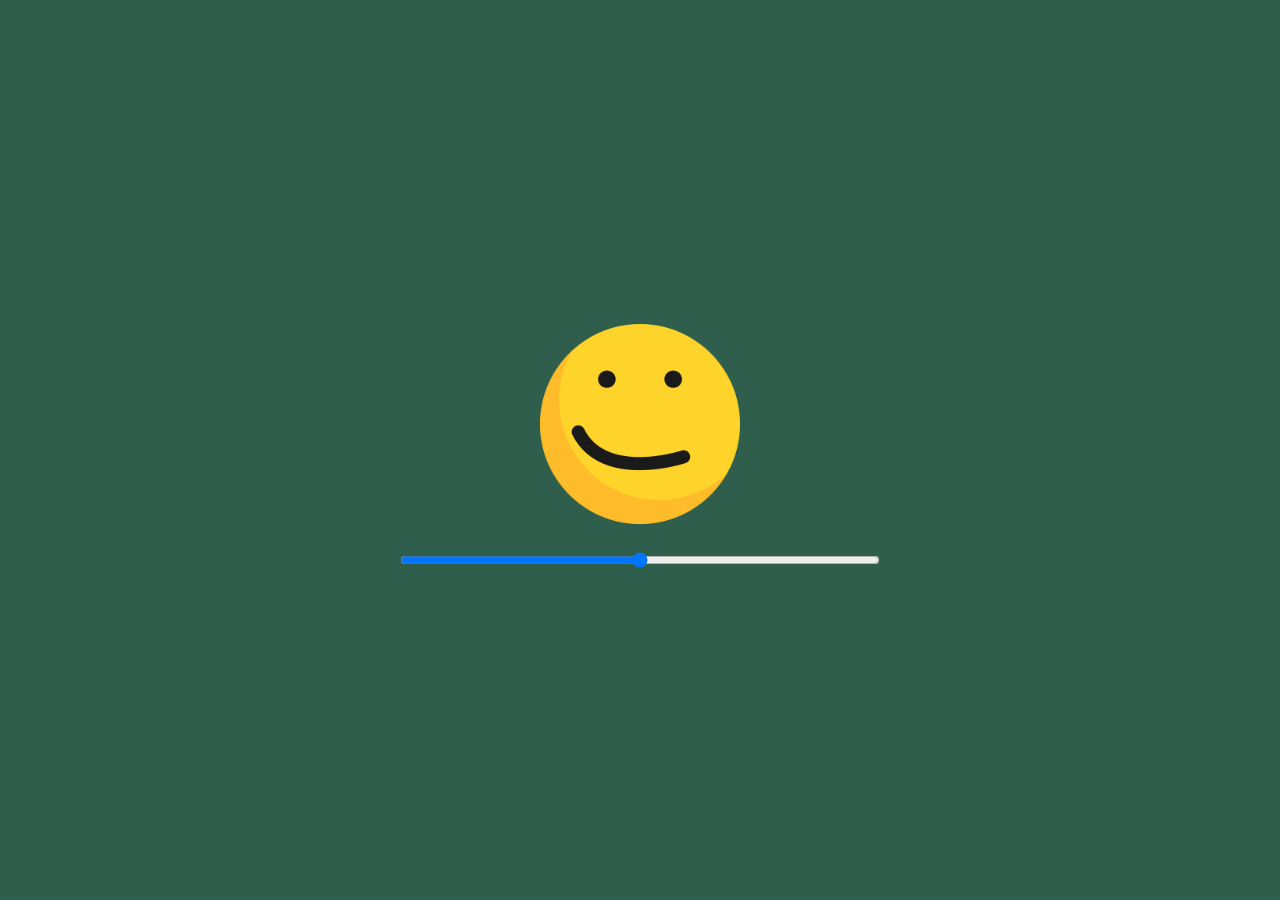
<file: 003_hangulat/index.html>
<!DOCTYPE html>
<html lang="hu">
<head>
    <meta charset="UTF-8">
    <meta name="viewport" content="width=device-width, initial-scale=1.0">
    <title>Hangulat</title>
    <link rel="stylesheet" href="style.css">
    <link rel="shortcut icon" href="./img/face.ico" type="image/x-icon">
</head>
<body>
    <div class="container">
        <img src="./img/4.png" alt="hangulat" title="hangulat" id="kep">
        <input type="range" min="0" max="6" step="1" id="csuszka">
    </div>

    <script src="./script.js"></script>
</body>
</html>
</file>
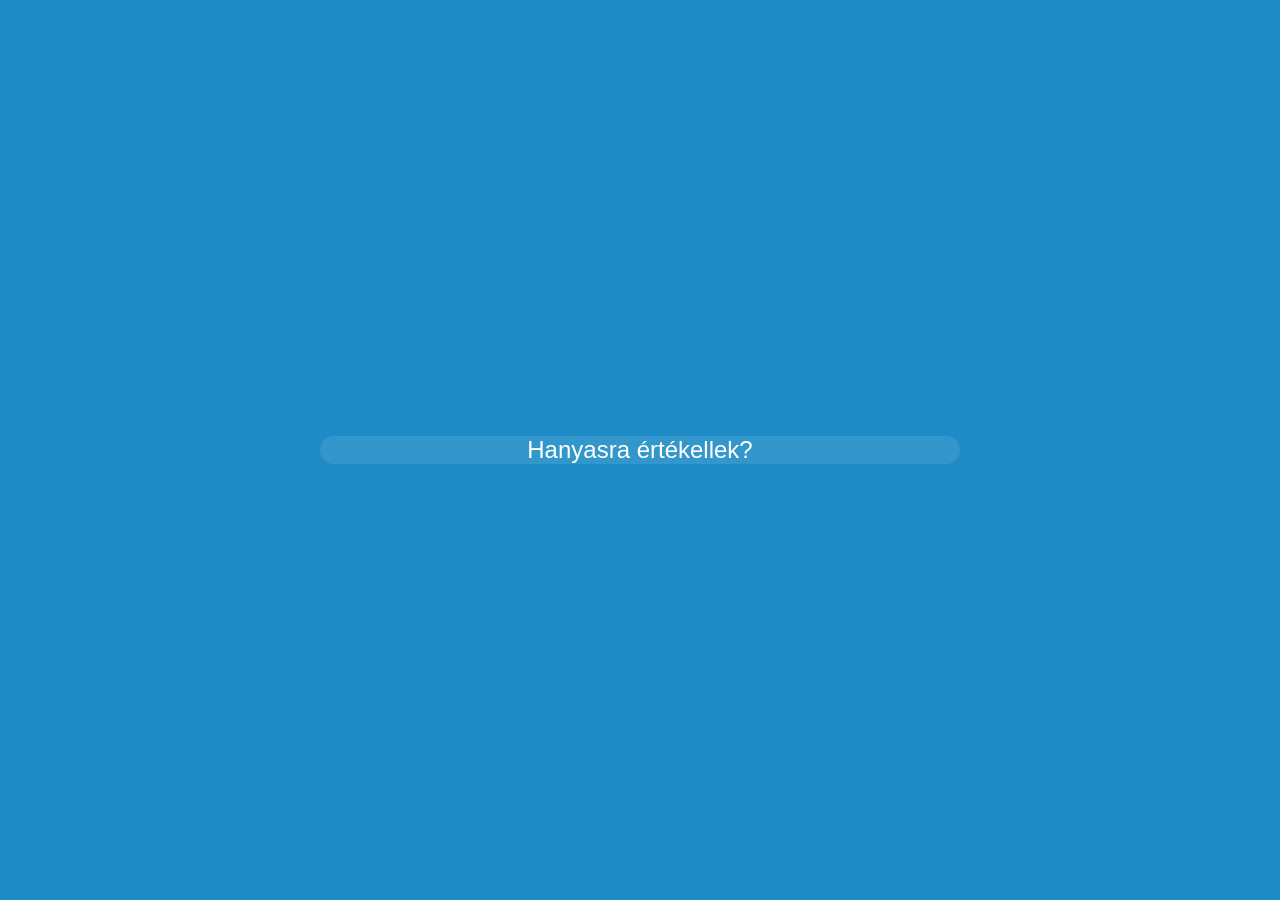
<file: 004_mouseover_event/index.html>
<!DOCTYPE html>
<html lang="hu">

<head>
    <meta charset="UTF-8">
    <meta name="viewport" content="width=device-width, initial-scale=1.0">
    <title>Mouseover - Mouseout events</title>
    <link rel="stylesheet" href="./style.css">
    <link rel="shortcut icon" href="./img/kep.jpg" type="image/x-icon">
</head>

<body>
    <div id="demo">
        <p>Hanyasra értékellek?</p>
    </div>

    <script src="./script.js"></script>
</body>

</html>
</file>
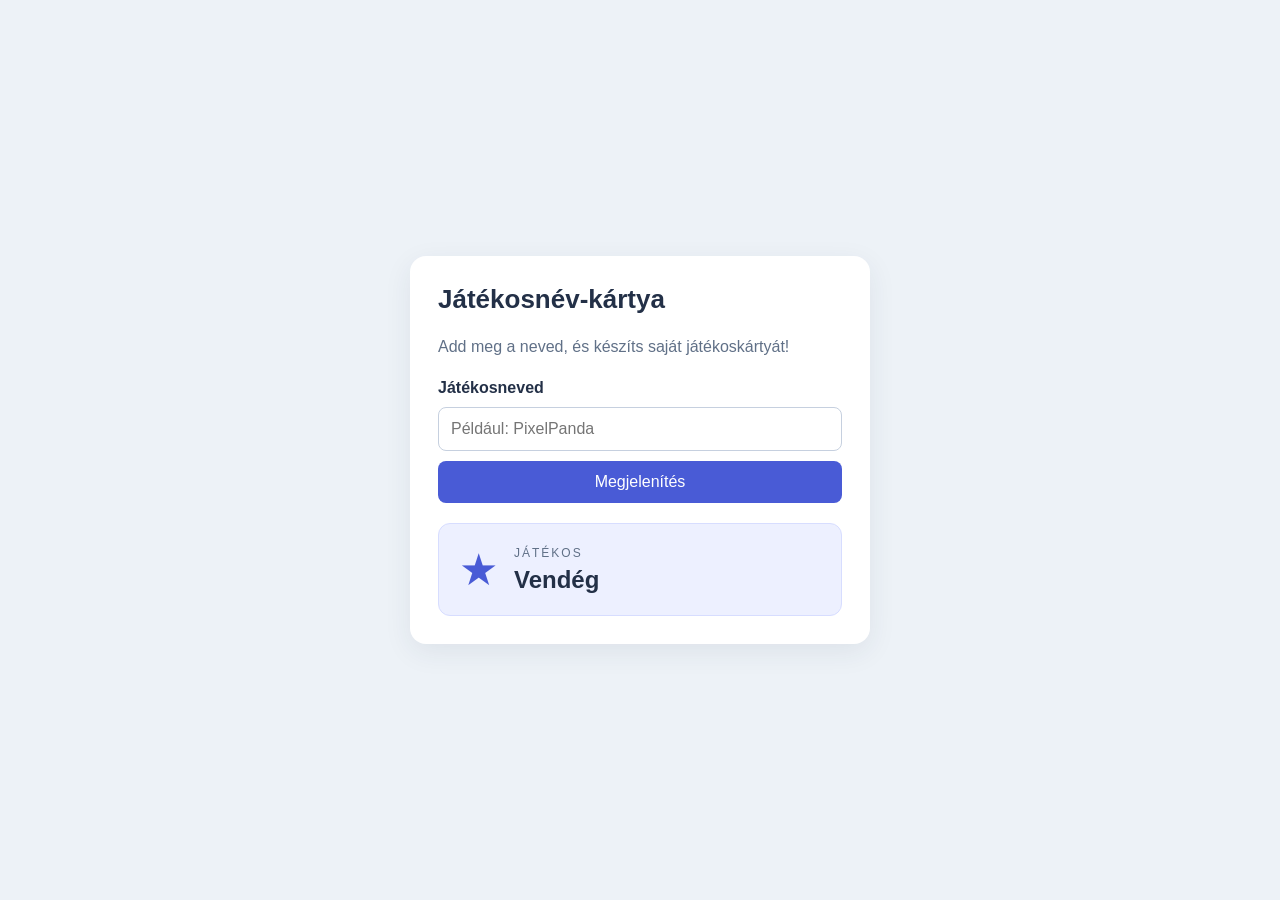
<file: 005_jatekosnev/index.html>
<!DOCTYPE html>
<html lang="hu">
<head>
    <meta charset="UTF-8">
    <meta name="viewport" content="width=device-width, initial-scale=1.0">
    <title>Játékosnév-kártya</title>
    <link rel="stylesheet" href="style.css">
</head>
<body>
    <main class="container">
        <h1>Játékosnév-kártya</h1>
        <p>Add meg a neved, és készíts saját játékoskártyát!</p>

        <div class="beallitasok">
            <label for="nev">Játékosneved</label>
            <input type="text" id="nev" placeholder="Például: PixelPanda" maxlength="20">
            <button type="button" id="gomb">Megjelenítés</button>
        </div>

        <div class="kartya">
            <span class="ikon" aria-hidden="true">★</span>
            <div>
                <p class="felirat">JÁTÉKOS</p>
                <h2 id="jatekosnev">Vendég</h2>
            </div>
        </div>
    </main>
    <script src="script.js"></script>
</body>
</html>
</file>
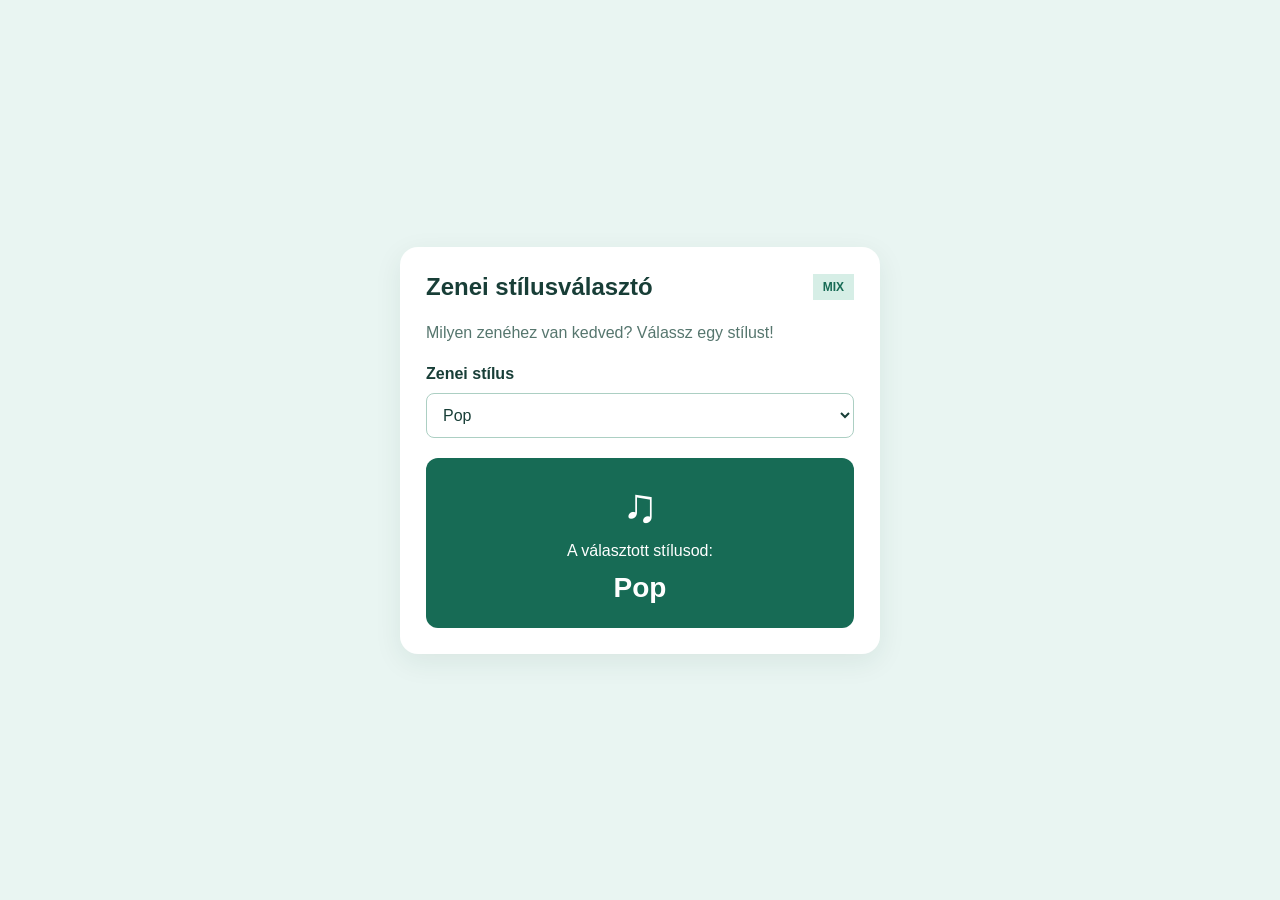
<file: 006_zenevalaszto/index.html>
<!DOCTYPE html>
<html lang="hu">
<head>
    <meta charset="UTF-8">
    <meta name="viewport" content="width=device-width, initial-scale=1.0">
    <title>Zenei stílusválasztó</title>
    <link rel="stylesheet" href="style.css">
</head>
<body>
    <main class="container">
        <header class="fejlec">
            <h1>Zenei stílusválasztó</h1>
            <span class="jelveny">MIX</span>
        </header>

        <p class="leiras">Milyen zenéhez van kedved? Válassz egy stílust!</p>

        <div class="beallitasok">
            <label for="stilus">Zenei stílus</label>
            <select id="stilus">
                <option value="Pop" selected>Pop</option>
                <option value="Rock">Rock</option>
                <option value="Jazz">Jazz</option>
                <option value="Elektronikus">Elektronikus</option>
                <option value="Klasszikus">Klasszikus</option>
            </select>
        </div>

        <section class="kartya">
            <span class="ikon" aria-hidden="true">♫</span>
            <p>A választott stílusod:</p>
            <h2 id="valasztott">Pop</h2>
        </section>
    </main>
    <script src="script.js"></script>
</body>
</html>
</file>
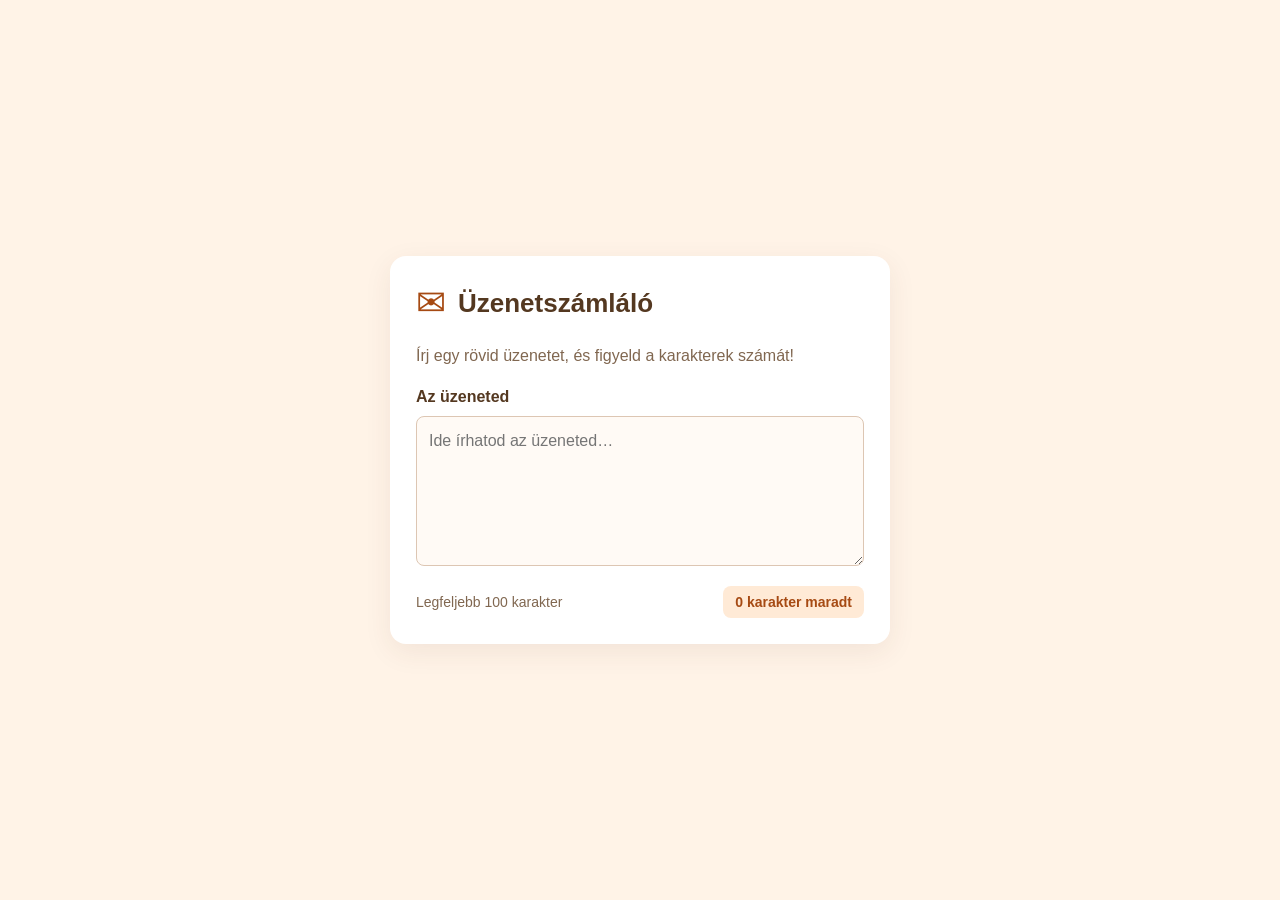
<file: 007_uzenetszamlalo/index.html>
<!DOCTYPE html>
<html lang="hu">
<head>
    <meta charset="UTF-8">
    <meta name="viewport" content="width=device-width, initial-scale=1.0">
    <title>Üzenetszámláló</title>
    <link rel="stylesheet" href="style.css">
</head>
<body>
    <main class="container">
        <header class="fejlec">
            <span class="ikon" aria-hidden="true">✉</span>
            <h1>Üzenetszámláló</h1>
        </header>

        <p class="leiras">Írj egy rövid üzenetet, és figyeld a karakterek számát!</p>

        <div class="szerkeszto">
            <label for="uzenet">Az üzeneted</label>
            <textarea id="uzenet" maxlength="100" placeholder="Ide írhatod az üzeneted…"></textarea>
        </div>

        <div class="info">
            <p>Legfeljebb 100 karakter</p>
            <p class="szamlalo"><span id="darab">0</span> / 100</p>
        </div>
    </main>
    <script src="script.js"></script>
</body>
</html>
</file>
<file: 003_hangulat/style.css>
* {
    margin: 0;
    padding: 0;
    box-sizing: border-box;
}

html {
    font-size: 16px;
}

body {
    /* border: 3px solid red; */
    background: #2F5E4D;
    min-height: 100vh;
    /* viewport height = amit látunk a böngésző képernyőjén teljes magasság */
    display: flex;
    justify-content: center;
    align-items: center;
}

.container {
    width: 75%;
    /* border: 2px solid red; */
    display: flex;
    flex-direction: column;
    justify-content: center;
    align-items: center;
    gap: 1.25rem; 
    /* a html elem font-size tulajdonság arányaihoz számol, jelen esetben 20px */
}

.container > img {
    height: 200px;
}

.container > input {
    width: 50%;
    height: 2rem;
    background: #CCCCCC;
    border-radius: 5rem;
    color: #FFFFFF;
}
</file>
<file: 004_mouseover_event/style.css>
* {
    margin: 0;
    padding: 0;
    box-sizing: border-box;
}

html {
    font-size: 16px;
}

body {
    font-family: Arial, Helvetica, sans-serif;
    background: #1D8BC5;
    color: white;
    font-size: 1.5rem;
    /* border: 5px solid red; */
    display: flex;
    justify-content: center;
    align-items: center;
    min-height: 100vh;
    user-select: none;
}

#demo {
    /* border: 2px solid purple; */
    width: 50%;
    height: 50%;
    display: flex;
    justify-content: center;
    align-content: center;
    background: #FFFFFF1A;
    border-radius: 1rem;
    overflow: hidden;
    cursor: pointer;
}

#demo > img {
    max-height: 80%;
    max-width: 80%;
    border-radius: 0.75rem;
    border: 1px solid black;
    object-fit: contain;
}
</file>
<file: 005_jatekosnev/style.css>
* {
    margin: 0;
    padding: 0;
    box-sizing: border-box;
}

body {
    font-family: Arial, Helvetica, sans-serif;
    background: #edf2f7;
    color: #233047;
    min-height: 100vh;
    padding: 20px;
    /* FELADAT: A fő doboz középre igazítása flexszel. */
    display: flex;
    justify-content: center;
    align-items: center;
}

.container {
    width: 100%;
    max-width: 460px;
    padding: 28px;
    background: white;
    box-shadow: 0 8px 28px #23304714;
    /* FELADAT: Függőleges flex elrendezés, 20px térköz. */
    /* FELADAT: 16px-es sarokkerekítés. */
    display: flex;
    flex-direction: column;
    gap: 20px;
    border-radius: 16px;
}

h1 {
    font-size: 26px;
}

.container > p {
    color: #607087;
    line-height: 1.5;
}

.beallitasok {
    /* FELADAT: Függőleges flex elrendezés, 10px térköz. */
    display: flex;
    flex-direction: column;
    gap: 10px;
}

label {
    font-weight: bold;
}

input {
    width: 100%;
    min-width: 0;
    padding: 12px;
    border: 1px solid #c6d0df;
    border-radius: 8px;
    font: inherit;
}

button {
    padding: 12px 18px;
    border: none;
    border-radius: 8px;
    background: #495bd6;
    color: white;
    font: inherit;
    /* FELADAT: Mutató kéz alakú egérkurzor. */
    cursor: pointer;
}

.kartya {
    background: #edf0ff;
    border: 1px solid #d7ddff;
    border-radius: 12px;
    padding: 20px;
    /* FELADAT: Vízszintes flex elrendezés, függőleges középre igazítás, 16px térköz. */
    display: flex;
    align-items: center;
    gap: 16px;
}

.ikon {
    color: #495bd6;
    font-size: 44px;
}

.felirat {
    color: #607087;
    font-size: 12px;
    letter-spacing: 2px;
    margin-bottom: 6px;
}

#jatekosnev {
    font-size: 24px;
    overflow-wrap: anywhere;
}

.kartya > div {
    min-width: 0;
}
</file>
<file: 006_zenevalaszto/style.css>
* {
    margin: 0;
    padding: 0;
    box-sizing: border-box;
}

body {
    font-family: Arial, Helvetica, sans-serif;
    background: #e9f5f2;
    color: #183e37;
    min-height: 100vh;
    padding: 20px;
    /* FELADAT: Flexszel igazítsd középre a fő dobozt mindkét irányban! */
    display: flex;
    justify-content: center;
    align-items: center;
}

.container {
    width: 100%;
    max-width: 480px;
    padding: 26px;
    background: white;
    border-radius: 18px;
    box-shadow: 0 8px 28px #183e3714;
    /* FELADAT: Függőleges flex elrendezés, 20px térközzel. */
    display: flex;
    flex-direction: column;
    gap: 20px;
}

.fejlec {
    /* FELADAT: Vízszintes flex elrendezés, függőleges középre igazítás.
       A cím balra, a MIX jelvény jobbra kerüljön, a köztük maradó
       szabad helyet oszd el! */
    display: flex;
    justify-content: space-between;
    align-items: center;
}

h1 {
    font-size: 24px;
}

.jelveny {
    padding: 6px 10px;
    background: #d6eee6;
    color: #176b55;
    font-size: 12px;
    font-weight: bold;
    margin-left: 12px;
}

.leiras {
    color: #56766e;
    line-height: 1.5;
}

.beallitasok {
    /* FELADAT: Függőleges flex elrendezés, 10px térközzel. */
    display: flex;
    flex-direction: column;
    gap: 10px;
}

label {
    font-weight: bold;
}

select {
    width: 100%;
    padding: 12px;
    border: 1px solid #accfc3;
    border-radius: 8px;
    background: white;
    color: #183e37;
    font: inherit;
    /* FELADAT: Mutató kéz alakú egérkurzor. */
    cursor: pointer;
}

.kartya {
    background: #176b55;
    color: white;
    padding: 24px;
    text-align: center;
    /* FELADAT: Függőleges flex elrendezés, vízszintesen középre
       igazított gyermekelemekkel, 12px térközzel. */
    /* FELADAT: 12px-es sarokkerekítés. */
    display: flex;
    flex-direction: column;
    justify-content: center;
    gap: 12px;
    border-radius: 12px;
}

.ikon {
    font-size: 48px;
    line-height: 1;
}

#valasztott {
    font-size: 28px;
}
</file>
<file: 007_uzenetszamlalo/style.css>
* {
    margin: 0;
    padding: 0;
    box-sizing: border-box;
}

body {
    font-family: Arial, Helvetica, sans-serif;
    background: #fff3e7;
    color: #543820;
    min-height: 100vh;
    padding: 20px;
    /* FELADAT: Flexszel igazítsd középre a fő dobozt mindkét irányban! */
    display: flex;
    justify-content: center;
    align-items: center;
}

.container {
    width: 100%;
    max-width: 500px;
    padding: 26px;
    background: white;
    box-shadow: 0 8px 28px #54382014;
    /* FELADAT: Függőleges flex elrendezés, 20px térközzel. */
    /* FELADAT: 16px-es sarokkerekítés. */
    display: flex;
    flex-direction: column;
    gap: 20px;
    border-radius: 16px;
}

.fejlec {
    /* FELADAT: Vízszintes flex elrendezés, függőleges középre
       igazítás, 12px térköz. */
       display: flex;
       align-items: center;
       gap: 12px;
}

.ikon {
    font-size: 36px;
    color: #a64a13;
}

h1 {
    font-size: 26px;
}

.leiras {
    color: #806750;
    line-height: 1.5;
}

.szerkeszto {
    /* FELADAT: Függőleges flex elrendezés, 10px térközzel. */
    display: flex;
    flex-direction: column;
    gap: 10px;
}

label {
    font-weight: bold;
}

textarea {
    width: 100%;
    min-height: 150px;
    padding: 12px;
    border: 1px solid #ddc6b3;
    border-radius: 8px;
    background: #fffaf5;
    color: #543820;
    font: inherit;
    line-height: 1.5;
    resize: vertical;
}

.info {
    color: #806750;
    font-size: 14px;
    /* FELADAT: Vízszintes flex elrendezés, függőleges középre
       igazítás. A két felirat a sor két szélére kerüljön! */
    display: flex;
    align-items: center;
    justify-content: space-between;
}

.szamlalo {
    padding: 8px 12px;
    border-radius: 8px;
    background: #ffead6;
    color: #a64a13;
    white-space: nowrap;
    margin-left: 12px;
    /* FELADAT: Félkövér betűvastagság. */
    font-weight: bold;
}
</file>
